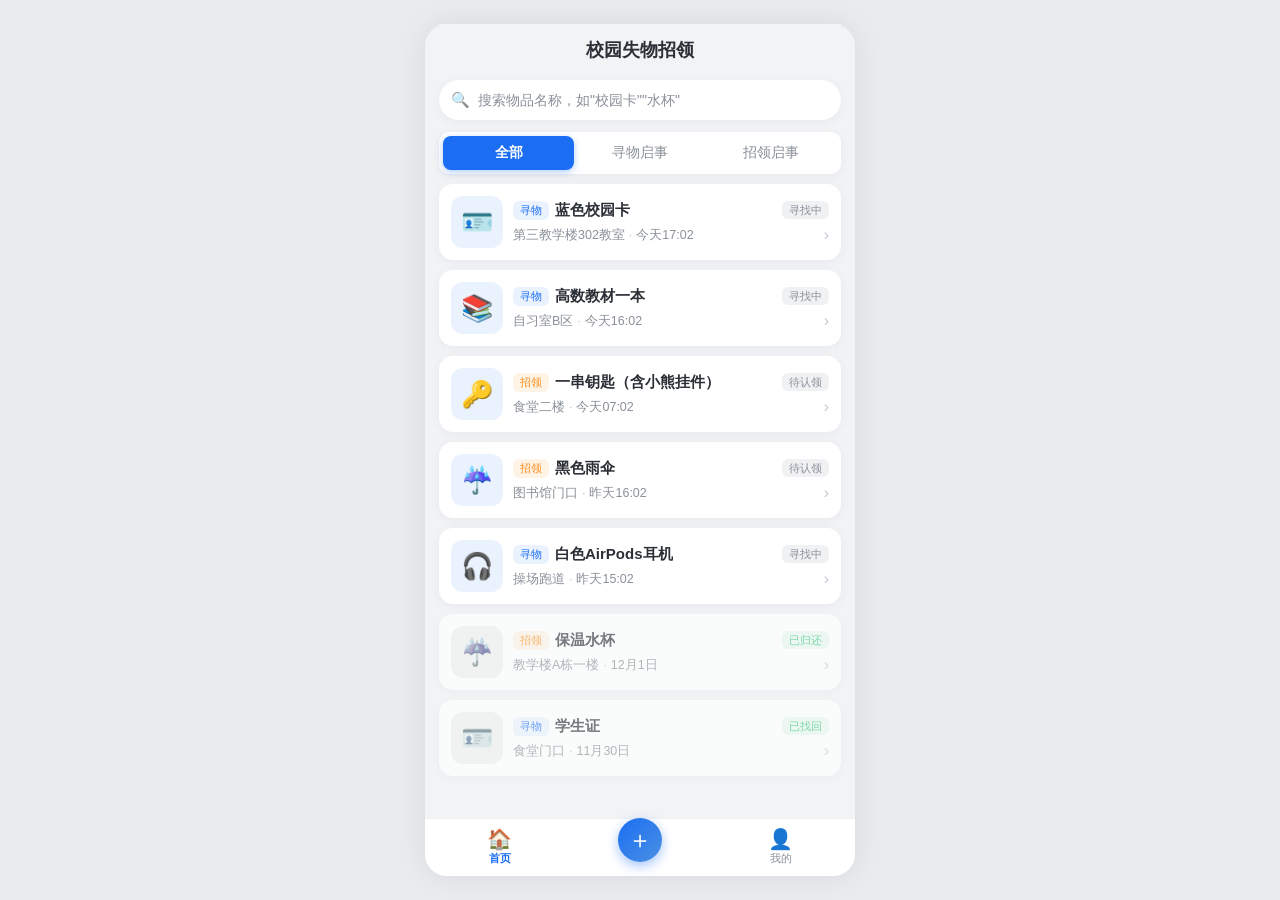
<file: index.html>
<!DOCTYPE html>
<html lang="zh-CN">
<head>
  <meta charset="UTF-8">
  <meta name="viewport" content="width=device-width, initial-scale=1.0">
  <title>校园失物招领</title>
  <link rel="stylesheet" href="css/style.css">
</head>
<body>
  <div id="app" class="app">

    <!-- ===== 首页 ===== -->
    <section id="view-home" class="view">
      <header class="page-header">
        <h1 class="page-title">校园失物招领</h1>
      </header>
      <!-- 搜索入口 -->
      <div class="search-bar" id="home-search">
        <span class="search-icon">🔍</span>
        <span class="search-placeholder">搜索物品名称，如"校园卡""水杯"</span>
      </div>
      <!-- 类型 Tab -->
      <div class="tabs" id="home-tabs">
        <button class="tab active" data-type="all">全部</button>
        <button class="tab" data-type="lost">寻物启事</button>
        <button class="tab" data-type="found">招领启事</button>
      </div>
      <!-- 信息列表 -->
      <div id="home-list" class="card-list"></div>
      <div id="home-empty" class="empty hidden">
        <div class="empty-icon">🫥</div>
        <p>暂时没有相关信息</p>
      </div>
    </section>

    <!-- ===== 发布信息页 ===== -->
    <section id="view-publish" class="view hidden">
      <header class="page-header">
        <h1 class="page-title">发布信息</h1>
      </header>
      <form id="publish-form" novalidate>
        <!-- 类型选择 -->
        <div class="publish-type" id="publish-type">
          <button type="button" class="type-btn active" data-type="lost">
            <span class="type-emoji">😢</span>
            <span>我丢了东西</span>
            <small>（寻物）</small>
          </button>
          <button type="button" class="type-btn" data-type="found">
            <span class="type-emoji">🤝</span>
            <span>我捡到了东西</span>
            <small>（招领）</small>
          </button>
        </div>
        <p class="publish-tip" id="publish-tip">填写丢失物品信息，发布后可在"我的发布"中查看。</p>

        <div class="form-group">
          <label class="form-label">* 物品名称</label>
          <input type="text" id="f-name" class="form-input" maxlength="30" placeholder="如：蓝色校园卡">
          <p class="form-error hidden" data-for="name"></p>
        </div>

        <div class="form-group">
          <label class="form-label">物品分类</label>
          <select id="f-category" class="form-input"></select>
        </div>

        <div class="form-group">
          <label class="form-label">* 遗失/拾获地点</label>
          <input type="text" id="f-location" class="form-input" maxlength="50" placeholder="如：第三教学楼302教室">
          <p class="form-error hidden" data-for="location"></p>
        </div>

        <div class="form-group">
          <label class="form-label">* 遗失/拾获时间</label>
          <input type="datetime-local" id="f-time" class="form-input">
          <p class="form-error hidden" data-for="time"></p>
        </div>

        <div class="form-group">
          <label class="form-label">物品描述</label>
          <textarea id="f-description" class="form-input form-textarea" maxlength="500" rows="4" placeholder="描述物品的外观、特征、标识等"></textarea>
        </div>

        <div class="form-group">
          <label class="form-label">物品照片（选填）</label>
          <div class="photo-upload" id="photo-upload">
            <input type="file" id="f-photo" accept="image/*" hidden>
            <div class="photo-placeholder" id="photo-placeholder">
              <span class="photo-icon">📷</span>
              <span>上传照片</span>
            </div>
          </div>
          <p class="photo-hint">支持 jpg / png 格式，照片将自动压缩保存</p>
        </div>

        <div class="form-group">
          <label class="form-label">* 联系方式</label>
          <input type="text" id="f-contact" class="form-input" maxlength="50" placeholder="微信号，如：wzx_2024">
          <p class="form-error hidden" data-for="contact"></p>
        </div>

        <button type="submit" class="btn-primary btn-publish">立即发布</button>
      </form>
    </section>

    <!-- ===== 搜索页 ===== -->
    <section id="view-search" class="view hidden">
      <header class="page-header">
        <button class="back-btn" id="search-back" aria-label="返回">‹</button>
        <div class="search-bar search-bar-input">
          <span class="search-icon">🔍</span>
          <input type="text" id="search-input" class="search-input" placeholder="搜索物品名称、地点…">
          <button class="search-clear hidden" id="search-clear">✕</button>
        </div>
      </header>

      <div id="search-panel" class="search-panel">
        <p class="panel-title">热门搜索</p>
        <div class="hot-tags" id="hot-tags"></div>
        <p class="panel-title">分类筛选</p>
        <div class="cat-tags" id="cat-tags"></div>
      </div>

      <div id="search-result" class="search-result hidden">
        <p class="result-info" id="result-info"></p>
        <div id="search-list" class="card-list"></div>
      </div>
      <div id="search-empty" class="empty hidden">
        <div class="empty-icon">🔍</div>
        <p>没有找到相关信息</p>
        <p class="empty-sub">换个关键词试试吧</p>
      </div>
    </section>

    <!-- ===== 详情页 ===== -->
    <section id="view-detail" class="view hidden">
      <header class="page-header">
        <button class="back-btn" id="detail-back" aria-label="返回">‹</button>
        <h1 class="page-title">信息详情</h1>
        <button class="share-btn" id="detail-share" aria-label="分享">↗</button>
      </header>
      <div id="detail-body"></div>
    </section>

    <!-- ===== 我的发布 ===== -->
    <section id="view-mine" class="view hidden">
      <header class="page-header">
        <h1 class="page-title">我的发布</h1>
      </header>
      <div class="tabs" id="mine-tabs">
        <button class="tab active" data-type="lost">我发布的寻物</button>
        <button class="tab" data-type="found">我发布的招领</button>
      </div>
      <p class="mine-count" id="mine-count"></p>
      <div id="mine-list" class="card-list"></div>
      <div id="mine-empty" class="empty hidden">
        <div class="empty-icon">📭</div>
        <p>还没有发布记录</p>
        <button class="btn-primary btn-empty" id="mine-publish-btn">去发布一条</button>
      </div>
    </section>

    <!-- ===== 底部导航 ===== -->
    <nav class="tabbar">
      <button class="tabbar-item active" data-nav="home">
        <span class="tabbar-icon">🏠</span>
        <span>首页</span>
      </button>
      <button class="tabbar-item tabbar-publish" data-nav="publish">
        <span class="tabbar-plus">＋</span>
      </button>
      <button class="tabbar-item" data-nav="mine">
        <span class="tabbar-icon">👤</span>
        <span>我的</span>
      </button>
    </nav>

    <!-- ===== 发布成功弹窗 ===== -->
    <div class="modal hidden" id="success-modal">
      <div class="modal-body">
        <div class="modal-icon">✓</div>
        <p class="modal-title">发布成功</p>
        <p class="modal-sub">发布成功，可在"我的"中查看</p>
        <button class="btn-primary btn-modal" id="modal-goto-mine">查看我的发布</button>
        <button class="btn-text" id="modal-close">关闭</button>
      </div>
    </div>

    <!-- ===== Toast ===== -->
    <div class="toast hidden" id="toast"></div>
  </div>

  <script src="js/data.js"></script>
  <script src="js/core.js"></script>
  <script src="js/app.js"></script>
</body>
</html>
</file>
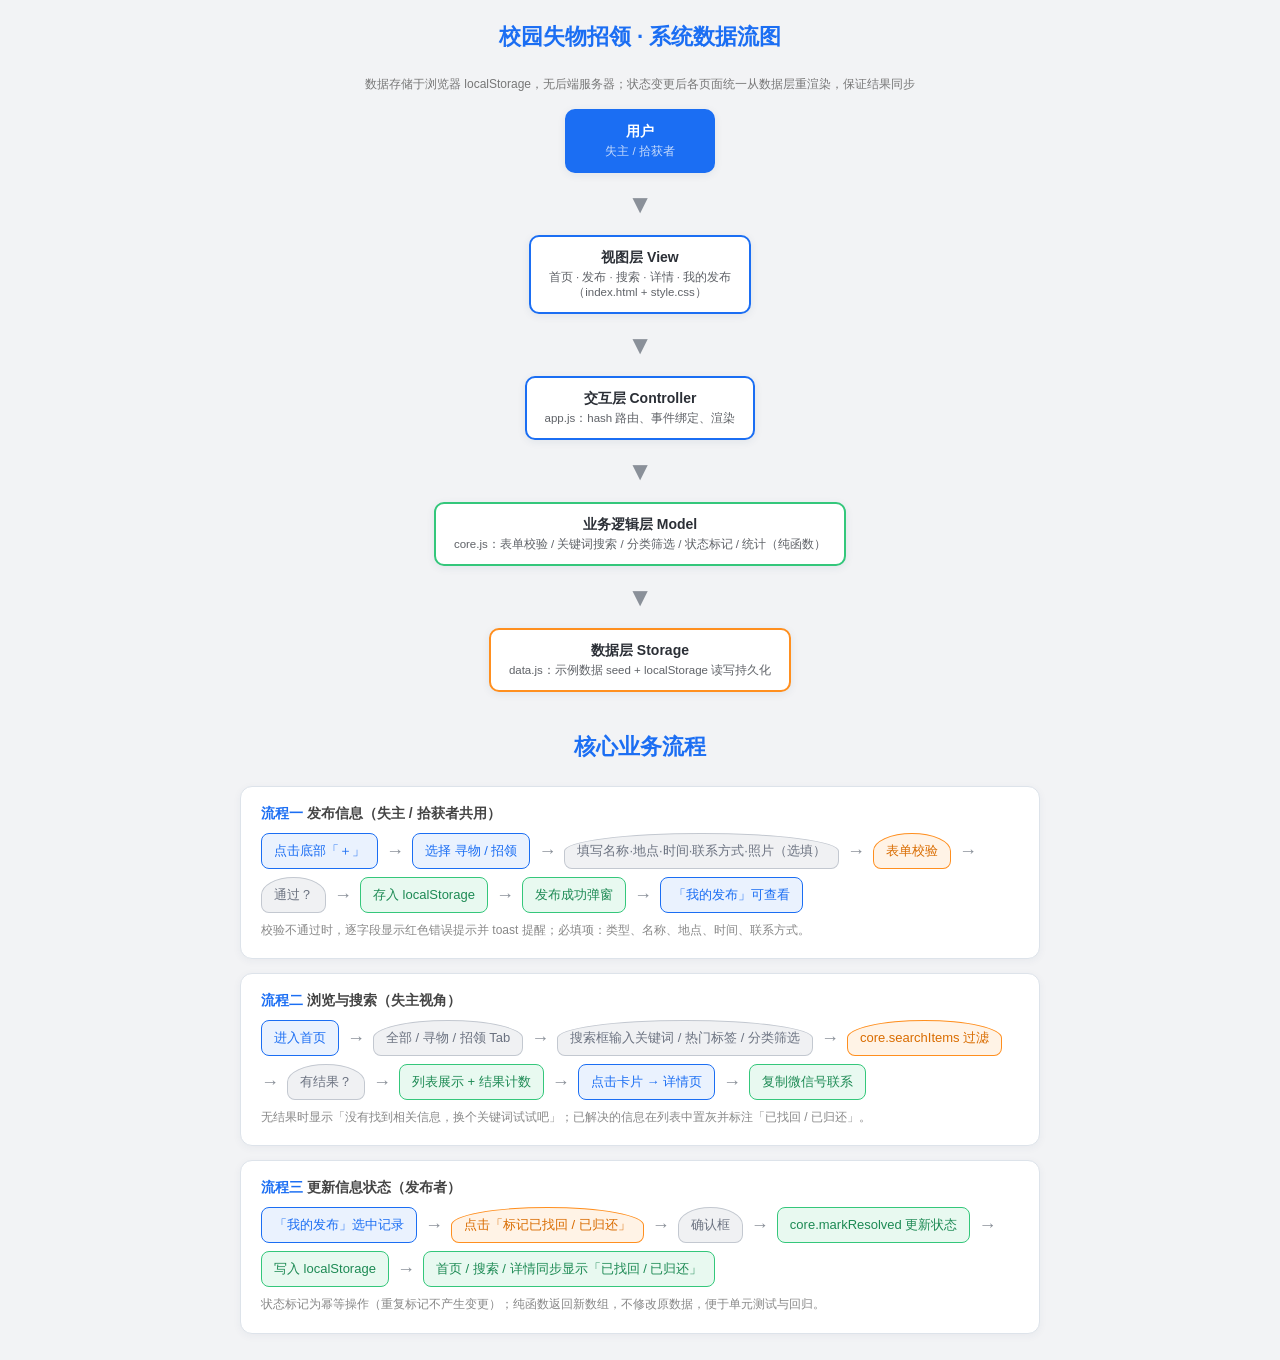
<file: docs/flowchart.html>
<!DOCTYPE html>
<html lang="zh-CN">
<head>
<meta charset="UTF-8">
<title>校园失物招领 · 数据流与核心流程</title>
<style>
  * { margin: 0; padding: 0; box-sizing: border-box; }
  body { background: #f2f3f5; font-family: -apple-system, "PingFang SC", "Microsoft YaHei", sans-serif; padding: 12px; color: #2b2f36; }
  .canvas { width: 800px; margin: 0 auto; }
  h2 { text-align: center; font-size: 22px; margin: 10px 0 24px; color: #1b6ef3; }
  h3 { font-size: 16px; margin: 34px 0 14px; color: #444; }
  .legend { font-size: 12px; color: #777; text-align: center; margin-bottom: 16px; }
  /* 数据流图 */
  .arch { display: flex; flex-direction: column; gap: 18px; align-items: center; }
  .layer { display: flex; justify-content: center; gap: 14px; flex-wrap: wrap; }
  .node {
    background: #fff; border: 2px solid #1b6ef3; border-radius: 10px;
    padding: 12px 18px; text-align: center; min-width: 150px;
    box-shadow: 0 2px 8px rgba(31,60,99,.08);
  }
  .node.dark { background: #1b6ef3; color: #fff; border-color: #1b6ef3; }
  .node.green { border-color: #34c77b; }
  .node.orange { border-color: #ff8f1f; }
  .node .t { font-size: 14px; font-weight: 600; }
  .node .s { font-size: 11.5px; opacity: .75; margin-top: 3px; }
  .arrow-line { font-size: 26px; color: #8a9099; line-height: 1; }
  .layer-label { font-size: 12px; color: #999; text-align: center; }
  .flow-box {
    background: #fff; border: 1.5px solid #dde3ea; border-radius: 12px;
    padding: 18px 20px; margin-bottom: 14px; box-shadow: 0 2px 8px rgba(31,60,99,.05);
  }
  .flow { display: flex; flex-wrap: wrap; align-items: center; gap: 8px; }
  .step {
    background: #eaf2fe; border: 1.5px solid #1b6ef3; color: #1b6ef3;
    border-radius: 8px; padding: 8px 12px; font-size: 13px; font-weight: 500;
  }
  .step.green { background: #e8f9f0; border-color: #34c77b; color: #1d8a54; }
  .step.orange { background: #fff3e6; border-color: #ff8f1f; color: #d96c00; }
  .step.gray { background: #f0f1f3; border-color: #c3c8d0; color: #6b7280; }
  .step.decision { border-radius: 50% 50% 8px 8px; }
  .arrow { color: #8a9099; font-size: 18px; }
  .flow-title { font-size: 14px; font-weight: 600; margin-bottom: 10px; color: #444; }
  .flow-title .no { color: #1b6ef3; }
  .note { font-size: 12px; color: #888; margin-top: 8px; line-height: 1.6; }
</style>
</head>
<body>
<div class="canvas">
  <h2>校园失物招领 · 系统数据流图</h2>
  <p class="legend">数据存储于浏览器 localStorage，无后端服务器；状态变更后各页面统一从数据层重渲染，保证结果同步</p>
  <div class="arch">
    <div class="layer">
      <div class="node dark"><div class="t">用户</div><div class="s">失主 / 拾获者</div></div>
    </div>
    <div class="arrow-line">▼</div>
    <div class="layer">
      <div class="node"><div class="t">视图层 View</div><div class="s">首页 · 发布 · 搜索 · 详情 · 我的发布<br>（index.html + style.css）</div></div>
    </div>
    <div class="arrow-line">▼</div>
    <div class="layer">
      <div class="node"><div class="t">交互层 Controller</div><div class="s">app.js：hash 路由、事件绑定、渲染</div></div>
    </div>
    <div class="arrow-line">▼</div>
    <div class="layer">
      <div class="node green"><div class="t">业务逻辑层 Model</div><div class="s">core.js：表单校验 / 关键词搜索 / 分类筛选 / 状态标记 / 统计（纯函数）</div></div>
    </div>
    <div class="arrow-line">▼</div>
    <div class="layer">
      <div class="node orange"><div class="t">数据层 Storage</div><div class="s">data.js：示例数据 seed + localStorage 读写持久化</div></div>
    </div>
  </div>

  <h2 style="margin-top:40px;">核心业务流程</h2>

  <div class="flow-box">
    <div class="flow-title"><span class="no">流程一</span> 发布信息（失主 / 拾获者共用）</div>
    <div class="flow">
      <div class="step">点击底部「＋」</div><span class="arrow">→</span>
      <div class="step">选择 寻物 / 招领</div><span class="arrow">→</span>
      <div class="step gray decision">填写名称·地点·时间·联系方式·照片（选填）</div><span class="arrow">→</span>
      <div class="step orange decision">表单校验</div><span class="arrow">→</span>
      <div class="step gray decision">通过？</div><span class="arrow">→</span>
      <div class="step green">存入 localStorage</div><span class="arrow">→</span>
      <div class="step green">发布成功弹窗</div><span class="arrow">→</span>
      <div class="step">「我的发布」可查看</div>
    </div>
    <div class="note">校验不通过时，逐字段显示红色错误提示并 toast 提醒；必填项：类型、名称、地点、时间、联系方式。</div>
  </div>

  <div class="flow-box">
    <div class="flow-title"><span class="no">流程二</span> 浏览与搜索（失主视角）</div>
    <div class="flow">
      <div class="step">进入首页</div><span class="arrow">→</span>
      <div class="step gray decision">全部 / 寻物 / 招领 Tab</div><span class="arrow">→</span>
      <div class="step gray decision">搜索框输入关键词 / 热门标签 / 分类筛选</div><span class="arrow">→</span>
      <div class="step orange decision">core.searchItems 过滤</div><span class="arrow">→</span>
      <div class="step gray decision">有结果？</div><span class="arrow">→</span>
      <div class="step green">列表展示 + 结果计数</div><span class="arrow">→</span>
      <div class="step">点击卡片 → 详情页</div><span class="arrow">→</span>
      <div class="step green">复制微信号联系</div>
    </div>
    <div class="note">无结果时显示「没有找到相关信息，换个关键词试试吧」；已解决的信息在列表中置灰并标注「已找回 / 已归还」。</div>
  </div>

  <div class="flow-box">
    <div class="flow-title"><span class="no">流程三</span> 更新信息状态（发布者）</div>
    <div class="flow">
      <div class="step">「我的发布」选中记录</div><span class="arrow">→</span>
      <div class="step orange decision">点击「标记已找回 / 已归还」</div><span class="arrow">→</span>
      <div class="step gray decision">确认框</div><span class="arrow">→</span>
      <div class="step green">core.markResolved 更新状态</div><span class="arrow">→</span>
      <div class="step green">写入 localStorage</div><span class="arrow">→</span>
      <div class="step green">首页 / 搜索 / 详情同步显示「已找回 / 已归还」</div>
    </div>
    <div class="note">状态标记为幂等操作（重复标记不产生变更）；纯函数返回新数组，不修改原数据，便于单元测试与回归。</div>
  </div>
</div>
</body>
</html>
</file>
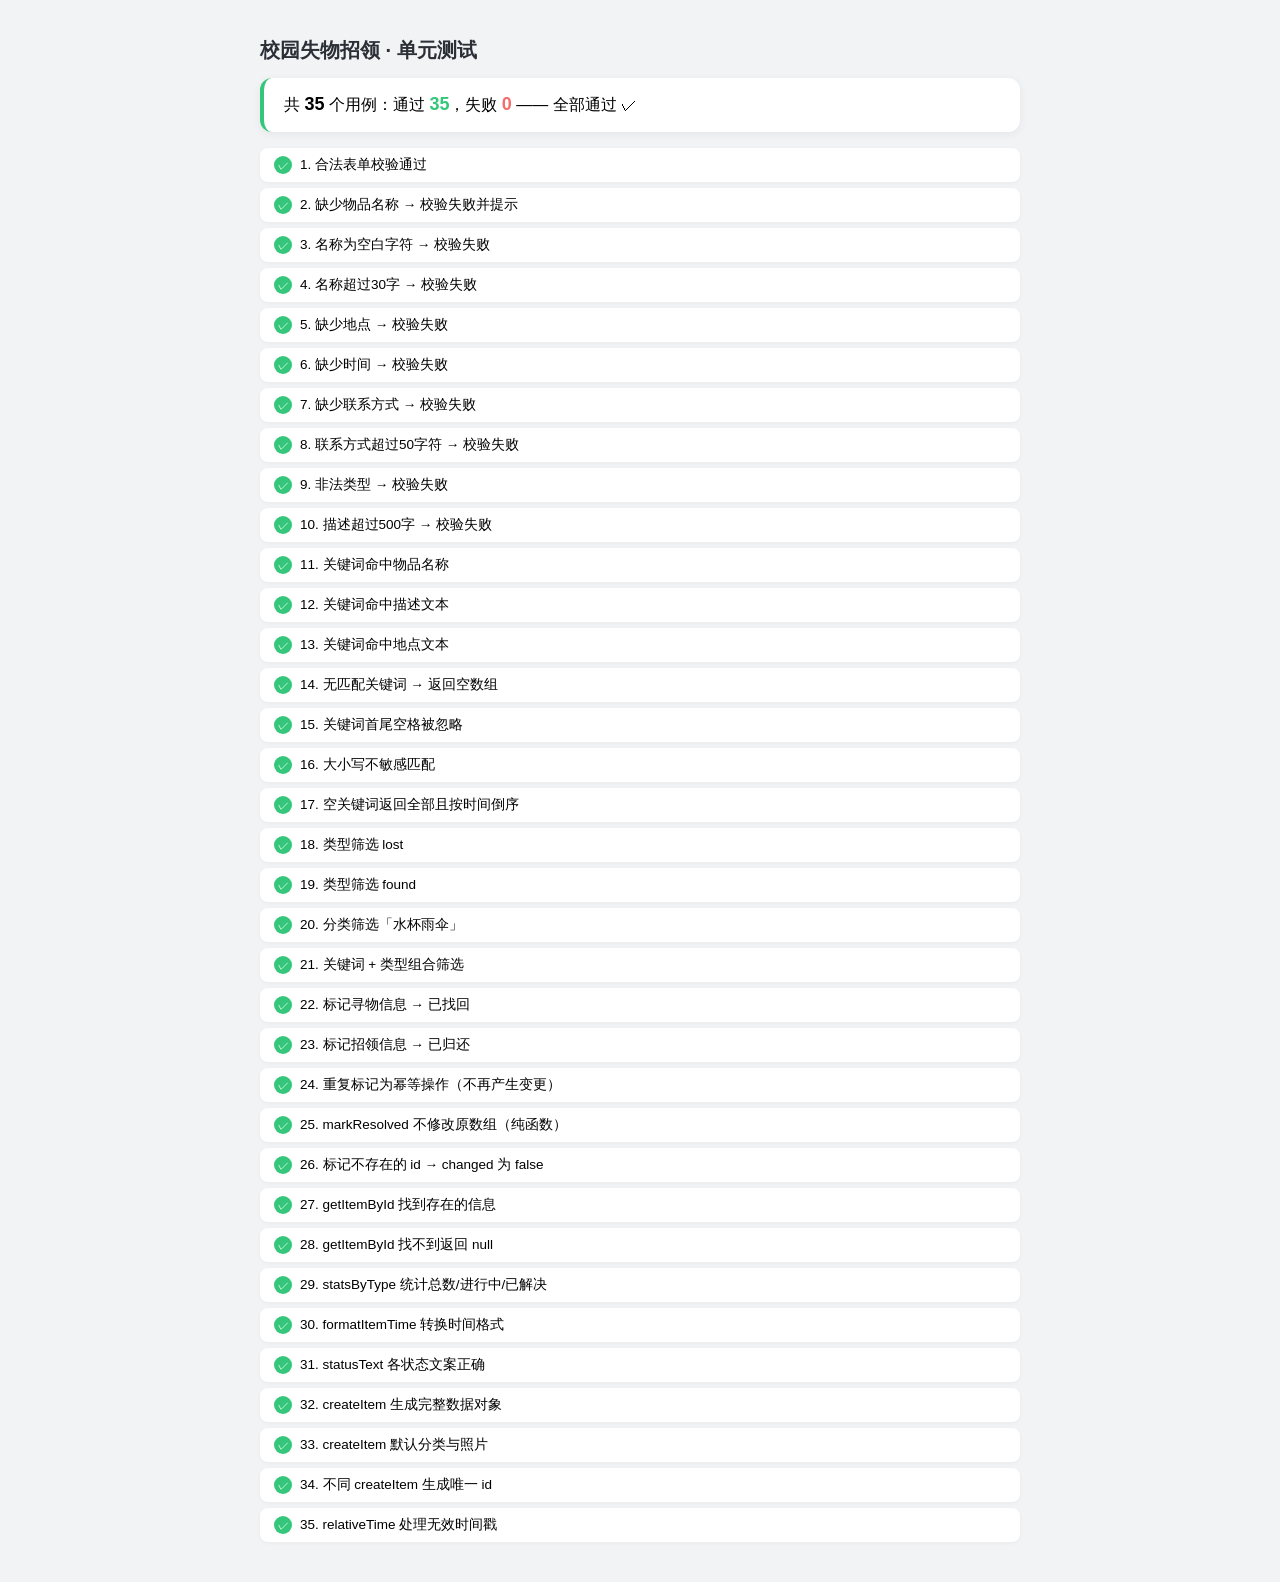
<file: test/test.html>
<!DOCTYPE html>
<html lang="zh-CN">
<head>
  <meta charset="UTF-8">
  <meta name="viewport" content="width=device-width, initial-scale=1.0">
  <title>单元测试 - 校园失物招领</title>
  <style>
    body { font-family: -apple-system, "PingFang SC", "Microsoft YaHei", sans-serif; background: #f2f3f5; margin: 0; padding: 24px; }
    .wrap { max-width: 760px; margin: 0 auto; }
    h1 { font-size: 20px; color: #2b2f36; }
    .summary { background: #fff; border-radius: 12px; padding: 16px 20px; box-shadow: 0 2px 10px rgba(0,0,0,.06); margin: 14px 0; }
    .summary b { font-size: 18px; }
    .pass-num { color: #34c77b; }
    .fail-num { color: #f56c6c; }
    .summary.pass { border-left: 4px solid #34c77b; }
    .summary.fail { border-left: 4px solid #f56c6c; }
    ul { list-style: none; padding: 0; }
    li { background: #fff; border-radius: 8px; padding: 8px 14px; margin-bottom: 6px; font-size: 13.5px; box-shadow: 0 1px 4px rgba(0,0,0,.04); display: flex; align-items: center; gap: 8px; }
    .badge { width: 18px; height: 18px; border-radius: 50%; display: inline-flex; align-items: center; justify-content: center; font-size: 11px; color: #fff; flex-shrink: 0; }
    .badge.p { background: #34c77b; }
    .badge.f { background: #f56c6c; }
    .msg { color: #f56c6c; font-size: 12px; margin-left: auto; text-align: right; max-width: 50%; }
  </style>
</head>
<body>
  <div class="wrap">
    <h1>校园失物招领 · 单元测试</h1>
    <div id="summary" class="summary">运行中…</div>
    <ul id="results"></ul>
  </div>

  <!-- 加载被测模块 -->
  <script src="../js/data.js"></script>
  <script src="../js/core.js"></script>
  <!-- 测试用例 -->
  <script src="test.js"></script>
</body>
</html>
</file>
<file: css/style.css>
/* =========================================================
   校园失物招领 — 全局样式
   微信小程序风格 · 移动端居中 · 响应式
   ========================================================= */
:root {
  --primary: #1b6ef3;
  --primary-light: #4a90e2;
  --primary-bg: #eaf2fe;
  --found: #ff8f1f;
  --found-bg: #fff3e6;
  --resolved: #34c77b;
  --resolved-bg: #e8f9f0;
  --danger: #f56c6c;
  --text: #2b2f36;
  --text-sub: #8a9099;
  --bg: #f2f3f5;
  --card: #ffffff;
  --radius: 14px;
  --shadow: 0 2px 10px rgba(31, 60, 99, 0.06);
}

* { margin: 0; padding: 0; box-sizing: border-box; -webkit-tap-highlight-color: transparent; }

html, body { height: 100%; }

body {
  font-family: -apple-system, BlinkMacSystemFont, "Segoe UI", "PingFang SC",
    "Hiragino Sans GB", "Microsoft YaHei", sans-serif;
  background: #e9ebef;
  color: var(--text);
  font-size: 15px;
  line-height: 1.5;
}

/* 手机视口容器 */
.app {
  position: relative;
  max-width: 430px;
  min-height: 100vh;
  margin: 0 auto;
  background: var(--bg);
  box-shadow: 0 0 30px rgba(0, 0, 0, 0.08);
  padding-bottom: 64px;
}

.view { padding: 0 14px 20px; }

.hidden { display: none !important; }

/* ---------------- 顶部标题 ---------------- */
.page-header {
  display: flex;
  align-items: center;
  justify-content: center;
  height: 52px;
  position: sticky;
  top: 0;
  z-index: 20;
  background: var(--bg);
}
.page-title { font-size: 18px; font-weight: 600; }

/* 返回 / 分享 */
.back-btn, .share-btn {
  position: absolute;
  left: 8px;
  width: 38px;
  height: 38px;
  border: none;
  background: transparent;
  font-size: 26px;
  color: var(--text);
  cursor: pointer;
  line-height: 1;
}
.share-btn { left: auto; right: 8px; font-size: 20px; }

/* ---------------- 搜索 ---------------- */
.search-bar {
  display: flex;
  align-items: center;
  height: 40px;
  margin: 4px 0 12px;
  padding: 0 12px;
  background: var(--card);
  border-radius: 20px;
  cursor: pointer;
  box-shadow: var(--shadow);
}
.search-icon { font-size: 15px; margin-right: 8px; opacity: .7; }
.search-placeholder { color: var(--text-sub); font-size: 14px; }

.search-bar-input { margin: 0; box-shadow: none; background: var(--card); }
.search-input {
  flex: 1;
  border: none;
  outline: none;
  font-size: 14px;
  background: transparent;
  color: var(--text);
}
.search-input::placeholder { color: var(--text-sub); }
.search-clear {
  border: none;
  background: #d3d6db;
  color: #fff;
  width: 18px;
  height: 18px;
  border-radius: 50%;
  font-size: 11px;
  line-height: 1;
  cursor: pointer;
}

/* ---------------- Tab ---------------- */
.tabs {
  display: flex;
  margin: 10px 0;
  background: var(--card);
  border-radius: 10px;
  padding: 4px;
  box-shadow: var(--shadow);
}
.tab {
  flex: 1;
  height: 34px;
  border: none;
  background: transparent;
  font-size: 14px;
  color: var(--text-sub);
  border-radius: 8px;
  cursor: pointer;
  transition: all .2s;
}
.tab.active {
  background: var(--primary);
  color: #fff;
  font-weight: 600;
  box-shadow: 0 2px 6px rgba(27, 110, 243, .35);
}

/* ---------------- 信息卡片 ---------------- */
.card-list { display: flex; flex-direction: column; gap: 10px; }

.card {
  display: flex;
  align-items: center;
  background: var(--card);
  border-radius: var(--radius);
  padding: 12px;
  box-shadow: var(--shadow);
  cursor: pointer;
  transition: transform .12s ease;
}
.card:active { transform: scale(.985); }
.card.resolved { opacity: .62; }

.card-icon {
  width: 52px;
  height: 52px;
  border-radius: 12px;
  display: flex;
  align-items: center;
  justify-content: center;
  font-size: 26px;
  background: var(--primary-bg);
  flex-shrink: 0;
}
.card.resolved .card-icon { background: #eef0f3; filter: grayscale(60%); }

.card-main { flex: 1; min-width: 0; margin: 0 10px; }
.card-top { display: flex; align-items: center; gap: 6px; }
.card-name {
  font-size: 15px;
  font-weight: 600;
  white-space: nowrap;
  overflow: hidden;
  text-overflow: ellipsis;
}
.card-meta {
  margin-top: 4px;
  font-size: 12.5px;
  color: var(--text-sub);
  white-space: nowrap;
  overflow: hidden;
  text-overflow: ellipsis;
}
.card-meta em { font-style: normal; margin: 0 4px; opacity: .5; }

.card-right {
  display: flex;
  flex-direction: column;
  align-items: flex-end;
  gap: 8px;
  flex-shrink: 0;
}
.card-arrow { color: #c3c8d0; font-size: 16px; line-height: 1; }

/* 标签 */
.tag {
  display: inline-block;
  font-size: 11px;
  padding: 1px 7px;
  border-radius: 6px;
  font-weight: 500;
  white-space: nowrap;
}
.tag-lost { background: var(--primary-bg); color: var(--primary); }
.tag-found { background: var(--found-bg); color: var(--found); }
.tag-resolved { background: var(--resolved-bg); color: var(--resolved); }
.tag-active { background: #f0f1f3; color: var(--text-sub); }

/* 状态徽标（卡片右下） */
.status-badge {
  font-size: 11px;
  padding: 2px 8px;
  border-radius: 10px;
  font-weight: 500;
}
.status-badge.active { background: var(--primary-bg); color: var(--primary); }
.status-badge.resolved { background: var(--resolved-bg); color: var(--resolved); }

/* ---------------- 空状态 ---------------- */
.empty {
  text-align: center;
  padding: 60px 0 40px;
  color: var(--text-sub);
}
.empty-icon { font-size: 46px; margin-bottom: 10px; }
.empty-sub { font-size: 13px; margin-top: 4px; opacity: .75; }
.btn-empty { margin-top: 18px; }

/* ---------------- 发布页 ---------------- */
.publish-type { display: flex; gap: 10px; margin: 6px 0 10px; }
.type-btn {
  flex: 1;
  display: flex;
  flex-direction: column;
  align-items: center;
  gap: 2px;
  padding: 14px 6px;
  background: var(--card);
  border: 2px solid transparent;
  border-radius: var(--radius);
  font-size: 14px;
  cursor: pointer;
  box-shadow: var(--shadow);
  transition: all .15s;
  color: var(--text);
}
.type-btn small { font-size: 11px; color: var(--text-sub); }
.type-btn .type-emoji { font-size: 26px; }
.type-btn.active {
  border-color: var(--primary);
  background: var(--primary-bg);
}
.type-btn.active small { color: var(--primary); }

.publish-tip {
  font-size: 12.5px;
  color: var(--text-sub);
  margin: 2px 0 14px;
  background: #f7f8fa;
  border-radius: 8px;
  padding: 8px 10px;
}

.form-group { margin-bottom: 14px; }
.form-label {
  display: block;
  font-size: 13.5px;
  font-weight: 500;
  margin-bottom: 6px;
  color: var(--text);
}
.form-input {
  width: 100%;
  height: 42px;
  padding: 0 12px;
  border: 1.5px solid #e3e6eb;
  border-radius: 10px;
  font-size: 14.5px;
  background: var(--card);
  color: var(--text);
  outline: none;
  transition: border-color .15s;
  font-family: inherit;
}
.form-input:focus { border-color: var(--primary); }
.form-textarea {
  height: auto;
  padding: 10px 12px;
  resize: vertical;
  min-height: 84px;
  line-height: 1.5;
}

.form-error {
  font-size: 12px;
  color: var(--danger);
  margin-top: 4px;
}

/* 照片上传 */
.photo-upload { display: inline-block; }
.photo-placeholder {
  width: 96px;
  height: 96px;
  border: 1.5px dashed #c9cdd4;
  border-radius: 12px;
  display: flex;
  flex-direction: column;
  align-items: center;
  justify-content: center;
  gap: 4px;
  color: var(--text-sub);
  font-size: 12px;
  cursor: pointer;
  background: #fafbfc;
  overflow: hidden;
}
.photo-placeholder img {
  width: 100%;
  height: 100%;
  object-fit: cover;
  border-radius: 11px;
}
.photo-icon { font-size: 24px; }
.photo-hint { font-size: 11.5px; color: var(--text-sub); margin-top: 5px; }

/* 发布按钮 */
.btn-primary {
  width: 100%;
  height: 46px;
  border: none;
  border-radius: 23px;
  background: linear-gradient(135deg, var(--primary), var(--primary-light));
  color: #fff;
  font-size: 16px;
  font-weight: 600;
  cursor: pointer;
  box-shadow: 0 4px 14px rgba(27, 110, 243, .3);
  transition: opacity .15s;
}
.btn-primary:hover { opacity: .92; }
.btn-publish { margin-top: 6px; }

/* ---------------- 搜索页 ---------------- */
.search-panel { padding: 6px 2px 16px; }
.panel-title {
  font-size: 13px;
  font-weight: 600;
  color: var(--text-sub);
  margin: 14px 0 8px;
}
.hot-tags, .cat-tags { display: flex; flex-wrap: wrap; gap: 8px; }
.hot-tag {
  padding: 6px 14px;
  background: var(--card);
  border: none;
  border-radius: 16px;
  font-size: 13px;
  color: var(--text);
  cursor: pointer;
  box-shadow: var(--shadow);
  transition: all .15s;
}
.hot-tag:hover { background: var(--primary-bg); color: var(--primary); }
.cat-tag {
  padding: 5px 12px;
  background: var(--card);
  border: 1.5px solid #e3e6eb;
  border-radius: 16px;
  font-size: 12.5px;
  color: var(--text-sub);
  cursor: pointer;
  transition: all .15s;
}
.cat-tag.active {
  background: var(--primary-bg);
  border-color: var(--primary);
  color: var(--primary);
  font-weight: 500;
}

.search-result { padding-top: 4px; }
.result-info {
  font-size: 12.5px;
  color: var(--text-sub);
  margin-bottom: 10px;
}
.result-info b { color: var(--primary); font-weight: 600; }

/* ---------------- 详情页 ---------------- */
.detail-card {
  background: var(--card);
  border-radius: var(--radius);
  box-shadow: var(--shadow);
  overflow: hidden;
  margin-bottom: 12px;
}
.detail-photo {
  width: 100%;
  height: 220px;
  background: linear-gradient(135deg, #eef2f7, #e2e8f0);
  display: flex;
  align-items: center;
  justify-content: center;
  font-size: 64px;
  color: #b7c0cc;
}
.detail-photo img {
  width: 100%;
  height: 100%;
  object-fit: cover;
}
.detail-head { padding: 14px 16px 4px; }
.detail-title-row { display: flex; align-items: center; gap: 8px; }
.detail-name { font-size: 20px; font-weight: 700; }
.detail-sub {
  font-size: 12.5px;
  color: var(--text-sub);
  margin-top: 6px;
}
.detail-body { padding: 10px 16px 16px; }
.detail-row {
  display: flex;
  padding: 8px 0;
  border-bottom: 1px solid #f2f3f5;
  font-size: 14px;
}
.detail-row:last-of-type { border-bottom: none; }
.detail-row-label {
  width: 72px;
  color: var(--text-sub);
  flex-shrink: 0;
}
.detail-row-value { flex: 1; word-break: break-all; }

.detail-desc { padding: 12px 16px 16px; }
.detail-sec-title { font-size: 14px; font-weight: 600; margin-bottom: 8px; }
.detail-desc p {
  font-size: 14px;
  color: #4a4f57;
  line-height: 1.7;
  white-space: pre-wrap;
}

/* 联系方式卡片 */
.contact-card {
  background: var(--card);
  border-radius: var(--radius);
  box-shadow: var(--shadow);
  padding: 14px 16px;
  display: flex;
  align-items: center;
  justify-content: space-between;
  margin-bottom: 14px;
}
.contact-left { display: flex; align-items: center; gap: 10px; }
.contact-avatar {
  width: 42px;
  height: 42px;
  border-radius: 50%;
  background: var(--primary-bg);
  display: flex;
  align-items: center;
  justify-content: center;
  font-size: 20px;
}
.contact-label { font-size: 12px; color: var(--text-sub); }
.contact-value { font-size: 15px; font-weight: 600; }

.btn-copy {
  border: 1.5px solid var(--primary);
  color: var(--primary);
  background: transparent;
  padding: 7px 14px;
  border-radius: 18px;
  font-size: 13px;
  cursor: pointer;
  transition: all .15s;
}
.btn-copy:hover { background: var(--primary-bg); }

.btn-contact {
  width: 100%;
  height: 46px;
  border: none;
  border-radius: 23px;
  background: linear-gradient(135deg, #22c55e, #34d07b);
  color: #fff;
  font-size: 16px;
  font-weight: 600;
  cursor: pointer;
  box-shadow: 0 4px 14px rgba(34, 197, 94, .3);
}
.btn-contact:hover { opacity: .92; }

/* ---------------- 我的发布 ---------------- */
.mine-count {
  font-size: 12.5px;
  color: var(--text-sub);
  margin: 2px 0 10px;
}
.mine-count b { color: var(--text); font-weight: 600; }

.mine-card {
  display: flex;
  align-items: center;
  background: var(--card);
  border-radius: var(--radius);
  padding: 12px;
  box-shadow: var(--shadow);
  margin-bottom: 10px;
}
.mine-info { flex: 1; min-width: 0; margin: 0 10px; }
.mine-meta { font-size: 12.5px; color: var(--text-sub); margin-top: 4px; }
.btn-mark {
  border: none;
  background: linear-gradient(135deg, var(--primary), var(--primary-light));
  color: #fff;
  font-size: 12.5px;
  padding: 8px 12px;
  border-radius: 16px;
  cursor: pointer;
  white-space: nowrap;
  flex-shrink: 0;
  box-shadow: 0 3px 8px rgba(27, 110, 243, .25);
}
.btn-mark.resolved { background: #dfe3e9; color: #7d848e; box-shadow: none; cursor: default; }

/* ---------------- 底部导航 ---------------- */
.tabbar {
  position: fixed;
  bottom: 0;
  left: 50%;
  transform: translateX(-50%);
  width: 100%;
  max-width: 430px;
  height: 58px;
  background: var(--card);
  display: flex;
  align-items: center;
  justify-content: space-around;
  border-top: 1px solid #eef0f2;
  z-index: 30;
}
.tabbar-item {
  display: flex;
  flex-direction: column;
  align-items: center;
  gap: 2px;
  border: none;
  background: transparent;
  font-size: 11px;
  color: var(--text-sub);
  cursor: pointer;
  padding: 4px 18px;
}
.tabbar-item.active { color: var(--primary); font-weight: 600; }
.tabbar-icon { font-size: 20px; line-height: 1; }
.tabbar-publish { padding: 0; }
.tabbar-plus {
  width: 44px;
  height: 44px;
  border-radius: 50%;
  background: linear-gradient(135deg, var(--primary), var(--primary-light));
  color: #fff;
  font-size: 24px;
  display: flex;
  align-items: center;
  justify-content: center;
  box-shadow: 0 4px 12px rgba(27, 110, 243, .4);
  margin-top: -16px;
}

/* ---------------- 弹窗 ---------------- */
.modal {
  position: fixed;
  inset: 0;
  background: rgba(15, 23, 42, .45);
  display: flex;
  align-items: center;
  justify-content: center;
  z-index: 100;
}
.modal-body {
  width: 280px;
  background: var(--card);
  border-radius: 18px;
  padding: 26px 22px 18px;
  text-align: center;
  animation: pop .22s ease;
}
@keyframes pop {
  from { transform: scale(.85); opacity: 0; }
  to { transform: scale(1); opacity: 1; }
}
.modal-icon {
  width: 54px;
  height: 54px;
  border-radius: 50%;
  background: var(--resolved-bg);
  color: var(--resolved);
  font-size: 28px;
  font-weight: 700;
  display: flex;
  align-items: center;
  justify-content: center;
  margin: 0 auto 12px;
}
.modal-title { font-size: 17px; font-weight: 700; }
.modal-sub { font-size: 13px; color: var(--text-sub); margin: 6px 0 18px; }
.btn-modal { margin-bottom: 8px; }
.btn-text {
  border: none;
  background: transparent;
  color: var(--text-sub);
  font-size: 14px;
  padding: 6px;
  cursor: pointer;
}

/* ---------------- Toast ---------------- */
.toast {
  position: fixed;
  top: 18%;
  left: 50%;
  transform: translateX(-50%);
  background: rgba(30, 36, 45, .85);
  color: #fff;
  font-size: 13.5px;
  padding: 9px 18px;
  border-radius: 20px;
  z-index: 200;
  max-width: 80%;
  text-align: center;
  animation: pop .2s ease;
}

/* ---------------- 桌面端适配 ---------------- */
@media (min-width: 480px) {
  body { padding: 24px 0; }
  .app {
    min-height: calc(100vh - 48px);
    border-radius: 22px;
  }
  .tabbar { bottom: 24px; border-radius: 0 0 22px 22px; }
}
</file>
